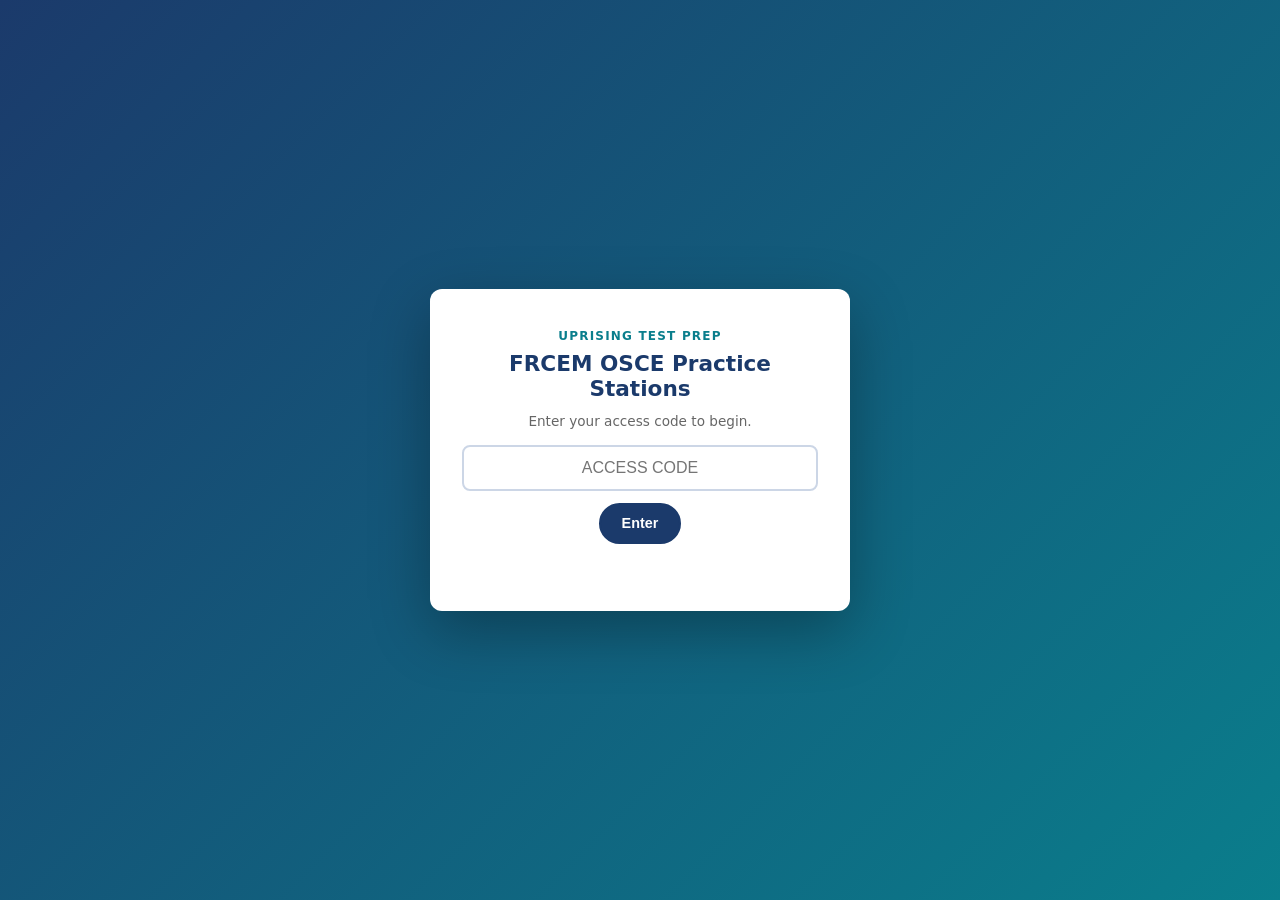
<file: index.html>
<!DOCTYPE html>
<html lang="en">
<head>
<meta charset="UTF-8">
<meta name="viewport" content="width=device-width, initial-scale=1.0">
<title>FRCEM OSCE Practice Stations</title>
<link rel="stylesheet" href="style.css">
</head>
<body>

<div id="gate-screen" class="screen">
  <div class="gate-box">
    <div class="brand">Uprising Test Prep</div>
    <h1>FRCEM OSCE Practice Stations</h1>
    <p class="muted">Enter your access code to begin.</p>
    <input id="access-code-input" type="text" placeholder="Access Code" autocomplete="off">
    <button id="gate-submit" class="btn btn-primary">Enter</button>
    <p id="gate-error" class="error"></p>
  </div>
</div>

<div id="home-screen" class="screen" style="display:none">
  <header class="app-header">
    <div>
      <div class="brand">Uprising Test Prep</div>
      <h1>FRCEM OSCE Practice Stations</h1>
    </div>
    <div class="header-actions">
      <a href="flashcards/index.html" target="_blank" class="btn btn-ghost">Flashcards</a>
    </div>
  </header>

  <div class="home-body">
    <p class="muted home-intro">
      80 practice stations across 5 full circuits of 16. Each circuit uses the official
      1-minute reading and 8-minute station timing, includes 3 resuscitation stations,
      and adds 2 practice rest stations. Choose how you want to practice below.
    </p>
    <div class="home-modes">
      <div class="mode-card" id="mode-browse">
        <h2>Browse All Stations</h2>
        <p>Pick any of the 80 stations individually, filter by station category, and practice them in
          any order.</p>
        <button class="btn btn-primary btn-block">Browse Stations</button>
      </div>
      <div class="mode-card" id="mode-circuit">
        <h2>Practice a Full Circuit</h2>
        <p>Choose one of the 5 practice circuits and step through 16 scored slots plus
          2 practice rest stations in exam order.</p>
        <button class="btn btn-primary btn-block">Choose a Circuit</button>
      </div>
    </div>
  </div>
</div>

<div id="circuit-select-screen" class="screen" style="display:none">
  <header class="app-header">
    <button id="back-to-home-from-circuit" class="btn btn-ghost">&#8592; Home</button>
    <div>Choose a Circuit</div>
  </header>
  <div id="circuit-select-list" class="circuit-select-list"></div>
</div>

<div id="list-screen" class="screen" style="display:none">
  <header class="app-header">
    <button id="back-to-home-from-list" class="btn btn-ghost">&#8592; Home</button>
    <div>
      <div class="brand">Uprising Test Prep</div>
      <h1>80 Practice Stations</h1>
    </div>
    <div class="header-actions">
      <a href="flashcards/index.html" target="_blank" class="btn btn-ghost">Flashcards</a>
    </div>
  </header>

  <div class="filters">
    <select id="filter-content-area">
      <option value="">All Content Areas</option>
    </select>
    <select id="filter-type">
      <option value="">All Station Types</option>
      <option value="interactive_sp">Interactive Station (Patient or Relative)</option>
      <option value="interactive_hp">Interactive Station (Health Professional)</option>
      <option value="team_resus">Simulated Team Resuscitation</option>
      <option value="practical_skill">Practical or Procedural Skill</option>
      <option value="teaching">Supervision or Teaching</option>
      <option value="critical_appraisal">Critical Appraisal Discussion</option>
      <option value="non_interactive_written">Non-Interactive Written Task</option>
    </select>
    <span id="station-count" class="muted"></span>
  </div>

  <div id="station-list" class="station-list"></div>
</div>

<div id="circuit-complete-screen" class="screen" style="display:none">
  <div class="gate-box circuit-complete-box">
    <div class="brand">Uprising Test Prep</div>
    <h1>Circuit Complete</h1>
    <p class="muted" id="circuit-complete-text"></p>
    <div class="timer-controls">
      <button id="circuit-complete-restart" class="btn btn-primary">Practice This Circuit Again</button>
      <button id="circuit-complete-choose" class="btn btn-ghost">Choose Another Circuit</button>
      <button id="circuit-complete-home" class="btn btn-ghost">Back to Home</button>
    </div>
  </div>
</div>

<div id="rest-screen" class="screen" style="display:none">
  <div class="gate-box circuit-complete-box">
    <div class="brand">Uprising Test Prep</div>
    <h1>Practice Rest Station</h1>
    <p class="muted">
      The real FRCEM OSCE circuit includes two eight minute rest stations. RCEM does not
      publish their exact positions, so this practice circuit places them after slots 6 and 15.
    </p>
    <div id="rest-timer-display" class="timer-display">8:00</div>
    <div class="timer-controls">
      <button id="rest-timer-start" class="btn btn-primary">Start 8-Minute Rest</button>
      <button id="rest-continue" class="btn btn-ghost">Continue to Next Station</button>
    </div>
  </div>
</div>

<div id="station-screen" class="screen" style="display:none">
  <header class="app-header">
    <button id="back-to-list" class="btn btn-ghost">&#8592; Back</button>
    <div id="station-title-header"></div>
    <div id="circuit-progress-badge" class="circuit-progress-badge" style="display:none"></div>
  </header>

  <div class="station-body">
    <div class="meta-row">
      <span id="station-circuit-badge" class="badge badge-alt" style="display:none"></span>
      <span id="station-type-badge" class="badge"></span>
    </div>
    <div id="station-content-areas" class="tags content-area-tags"></div>

    <section class="panel">
      <h2>Setting</h2>
      <p id="station-setting"></p>
    </section>

    <section class="panel">
      <h2>Candidate Instructions <span class="muted">(Reading Period)</span></h2>
      <p id="station-instructions"></p>
    </section>

    <section class="panel">
      <h2>Materials Provided</h2>
      <p id="station-materials"></p>
    </section>

    <section class="panel" id="station-references-panel">
      <h2>References Provided</h2>
      <p id="station-references"></p>
    </section>

    <section class="panel timer-panel">
      <h2>Station Timer</h2>
      <p class="muted timer-howto">
        Step 1: read the instructions above and click <strong>Start Reading Timer</strong> (1 minute).
        Step 2: when it reaches 0 it switches to the 8-minute station timer automatically, or click
        <strong>Skip to Station Timer</strong> if you already finished reading.
        Step 3: do the station out loud, alone or with a study partner playing the patient,
        colleague, examiner, or resuscitation team member.
        Step 4: when the station timer ends, use Next Station in circuit mode.
        Step 5: click <strong>Reveal</strong> below to check your work. The real exam gives
        you no feedback until the station is over.
      </p>
      <div id="timer-display">1:00</div>
      <div id="timer-label" class="muted">Reading Period</div>
      <div class="timer-controls">
        <button id="timer-start" class="btn btn-primary">Start Reading Timer</button>
        <button id="timer-reset" class="btn btn-ghost">Reset</button>
        <button id="timer-skip" class="btn btn-ghost">Skip to Station Timer</button>
      </div>
      <div class="timer-controls" id="circuit-next-row" style="display:none">
        <button id="circuit-next-btn" class="btn btn-primary">Next Station &#8594;</button>
      </div>
    </section>

    <section class="panel" id="reveal-panel">
      <button id="reveal-btn" class="btn btn-primary btn-block">Reveal Checklist, Script &amp; Model Answer</button>
    </section>

    <section id="answer-section" class="panel answer-section" style="display:none">
      <div id="sp-script-block" style="display:none">
        <h2>Partner or Colleague Script</h2>
        <p id="sp-script-text"></p>
      </div>

      <div id="task-details-block" style="display:none">
        <h2>Written Task Details</h2>
        <p id="task-details-text"></p>
      </div>

      <h2>Scoring Checklist</h2>
      <div id="checklist-container"></div>
      <div id="score-tally" class="muted"></div>

      <h2>Model Answer</h2>
      <p id="model-answer-text"></p>

      <button id="print-partner-btn" class="btn btn-ghost">Print Partner Script</button>
    </section>
  </div>
</div>

<div id="print-area" style="display:none"></div>

<script src="app.js"></script>
</body>
</html>
</file>
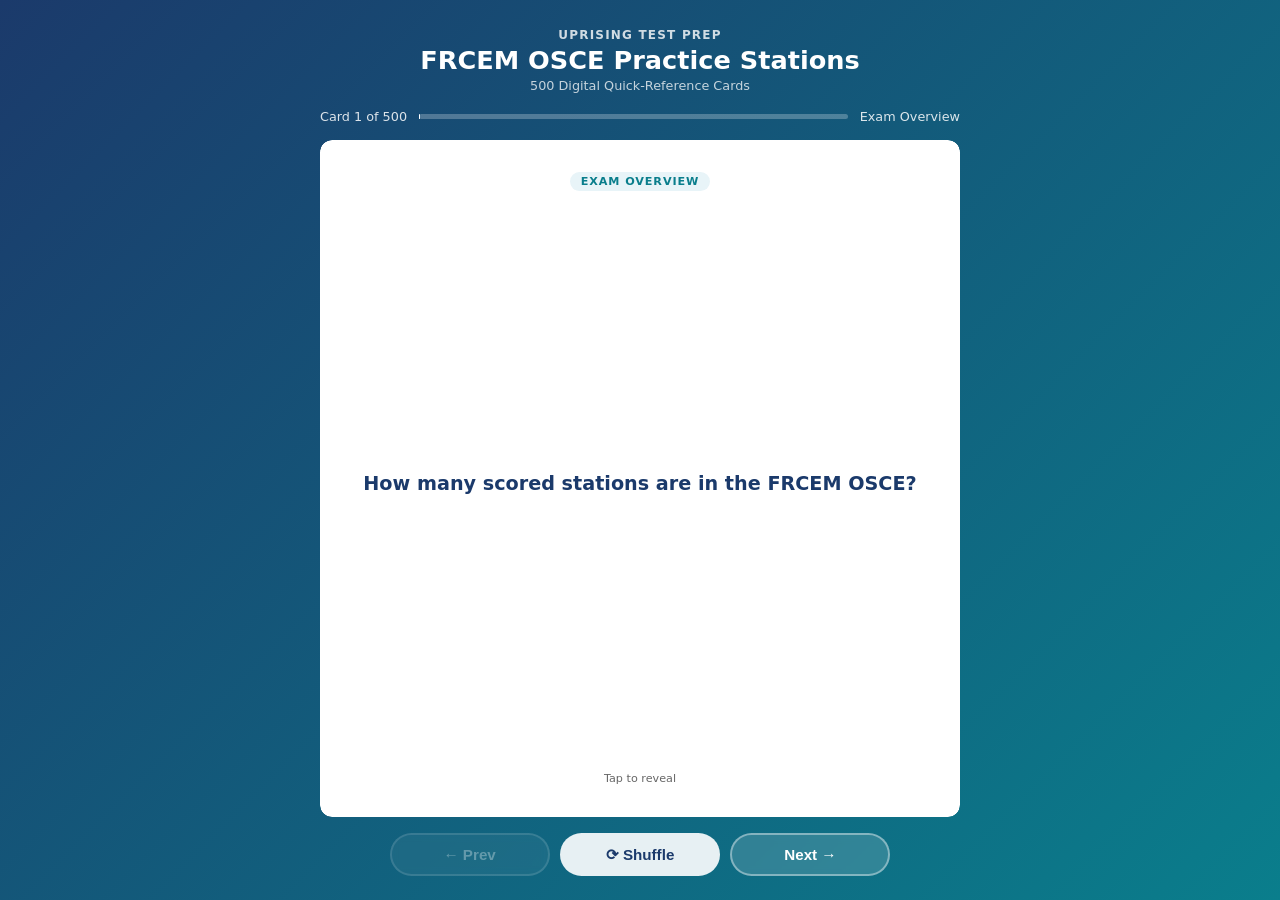
<file: flashcards/index.html>
<!DOCTYPE html>
<html lang="en">
<head>
  <meta charset="UTF-8">
  <meta name="viewport" content="width=device-width, initial-scale=1.0">
  <title>FRCEM OSCE Practice Stations: Flashcards</title>
  <style>
    :root {
      --blue:   #1B3A6B;
      --teal:   #0A7E8C;
      --ltblue: #E8F4F8;
      --white:  #FFFFFF;
      --text:   #1A1A1A;
      --muted:  #666;
      --radius: 12px;
    }
    * { box-sizing: border-box; margin: 0; padding: 0; }
    html, body { height: 100%; }
    body {
      font-family: 'Segoe UI', system-ui, sans-serif;
      background: linear-gradient(135deg, var(--blue) 0%, var(--teal) 100%);
      /* Pinned, not min-height: the page must never grow, or the controls
         get pushed below the fold on iOS where 100dvh and height:100%
         disagree. The height:100% rule above is the pre-dvh fallback. */
      height: 100dvh;
      max-height: 100dvh;
      overflow: hidden;
      display: flex;
      flex-direction: column;
      align-items: center;
      padding: 1.25rem 1rem 1rem;
      gap: 0.75rem;
      overflow-x: hidden;
    }
    header { text-align: center; color: #fff; flex-shrink: 0; }
    header .brand { font-size: 0.75rem; font-weight: 700; letter-spacing: 0.1em; opacity: 0.8; text-transform: uppercase; }
    header h1 { font-size: 1.3rem; font-weight: 800; margin-top: 0.2rem; }
    header .subtitle { font-size: 0.8rem; opacity: 0.75; margin-top: 0.15rem; }
    #progress-info {
      display: flex; align-items: center; gap: 0.75rem;
      color: rgba(255,255,255,0.85); font-size: 0.8rem;
      flex-shrink: 0; width: 100%; max-width: 640px;
    }
    #progress-bar-track {
      flex: 1; background: rgba(255,255,255,0.25);
      border-radius: 4px; height: 5px;
    }
    #progress-bar-fill { height: 100%; background: #fff; border-radius: 4px; transition: width 0.3s; }
    .card-scene {
      width: 100%; max-width: 640px;
      perspective: 1200px;
      cursor: pointer;
      flex: 1; min-height: 0;
      display: flex; flex-direction: column;
    
      /* WebKit does not clip overflow inside a preserve-3d context, so the
         answer pane's own clip is dropped and a long answer paints over the
         Prev/Next row. This element only sets the perspective and is NOT
         itself in the 3D context, so its clip is honoured in every engine. */
      overflow: hidden;
      border-radius: var(--radius);
    }
    .card-inner {
      position: relative; width: 100%;
      flex: 1; min-height: 0;
      transition: transform 0.55s cubic-bezier(.4,0,.2,1);
      transform-style: preserve-3d;
    }
    .card-scene.flipped .card-inner { transform: rotateY(180deg); }
    .card-face {
      position: absolute; inset: 0;
      backface-visibility: hidden; -webkit-backface-visibility: hidden;
      border-radius: var(--radius);
      display: flex; flex-direction: column;
      padding: 1.5rem 1.75rem;
      box-shadow: 0 12px 40px rgba(0,0,0,0.2);
      overflow: hidden;
    
      /* Painting through a mask forces WebKit to allocate a real clipping
         layer for a 3D-transformed element, which is what makes the
         overflow:hidden and the rounded corners above actually apply. */
      -webkit-mask-image: -webkit-radial-gradient(#fff, #000);
              mask-image: radial-gradient(#fff, #000);
    }
    .card-front { background: var(--white); align-items: center; justify-content: center; }
    .card-back  { background: var(--ltblue); transform: rotateY(180deg); }
    .card-badge {
      font-size: 0.7rem; font-weight: 700; text-transform: uppercase;
      letter-spacing: 0.08em;
      background: var(--ltblue); color: var(--teal);
      padding: 0.2rem 0.65rem; border-radius: 20px;
      margin-bottom: 0.85rem; flex-shrink: 0;
    }
    .card-back .card-badge { background: rgba(10,126,140,0.12); }
    .card-front .q-text {
      font-size: 1.1rem; font-weight: 600; color: var(--blue); line-height: 1.55;
      text-align: center; overflow-y: auto; flex: 1;
      display: flex; align-items: center; justify-content: center;
      scrollbar-width: thin; scrollbar-color: rgba(27,58,107,0.3) transparent;
    }
    .card-back .a-label { font-size: 0.7rem; font-weight: 700; color: var(--teal); text-transform: uppercase; letter-spacing: 0.08em; margin-bottom: 0.4rem; flex-shrink: 0; }
    .card-back .a-text  {
      font-size: 0.975rem; color: var(--text); line-height: 1.65;
      overflow-y: auto; flex: 1; min-height: 0; padding-right: 4px;
      scrollbar-width: thin; scrollbar-color: rgba(10,126,140,0.4) transparent;
    
      -webkit-overflow-scrolling: touch;
      overscroll-behavior: contain;
    }
    .card-back .a-text::-webkit-scrollbar { width: 4px; }
    .card-back .a-text::-webkit-scrollbar-track { background: transparent; }
    .card-back .a-text::-webkit-scrollbar-thumb { background: rgba(10,126,140,0.4); border-radius: 4px; }
    .tap-hint { flex-shrink: 0; margin-top: 0.6rem; font-size: 0.7rem; color: var(--muted); text-align: center; }
    .card-back .tap-hint { color: var(--teal); opacity: 0.7; }
    .controls {
      display: flex; gap: 0.65rem; flex-wrap: nowrap;
      justify-content: center; flex-shrink: 0;
      width: 100%; max-width: 640px;
      padding-bottom: env(safe-area-inset-bottom, 0px);
    }
    .btn {
      padding: 0.6rem 1.2rem; border-radius: 50px;
      border: 2px solid rgba(255,255,255,0.4);
      background: rgba(255,255,255,0.15); color: #fff;
      font-weight: 700; font-size: 0.875rem; cursor: pointer;
      transition: all 0.2s; backdrop-filter: blur(4px);
      white-space: nowrap; flex: 1; max-width: 160px;
    }
    .btn:hover { background: rgba(255,255,255,0.3); border-color: rgba(255,255,255,0.7); }
    .btn:active { transform: scale(0.96); }
    .btn:disabled { opacity: 0.35; cursor: not-allowed; }
    .btn.btn-primary { background: rgba(255,255,255,0.9); color: var(--blue); border-color: transparent; }
    .btn.btn-primary:hover { background: #fff; }
    #loading { color: rgba(255,255,255,0.8); font-size: 1rem; text-align: center; padding: 3rem; flex: 1; }
    @media (min-width: 768px) {
      body { padding: 1.75rem 1.5rem 1.5rem; gap: 1rem; }
      header h1 { font-size: 1.6rem; }
      .card-face { padding: 2rem 2.5rem; }
      .card-front .q-text { font-size: 1.2rem; }
      .card-back .a-text { font-size: 1.05rem; }
      .btn { font-size: 0.95rem; padding: 0.65rem 1.4rem; }
    }
    @media (max-width: 380px) {
      body { padding: 0.75rem; gap: 0.5rem; }
      header .brand { font-size: 0.65rem; }
      header h1 { font-size: 1.1rem; }
      header .subtitle { display: none; }
      .card-face { padding: 1rem 1.1rem; }
      .card-front .q-text { font-size: 0.975rem; }
      .card-back .a-text { font-size: 0.875rem; }
      .btn { font-size: 0.8rem; padding: 0.5rem 0.75rem; }
    }
  </style>
</head>
<body>
<header>
  <div class="brand">Uprising Test Prep</div>
  <h1>FRCEM OSCE Practice Stations</h1>
  <div class="subtitle">500 Digital Quick-Reference Cards</div>
</header>
<div id="progress-info">
  <span id="card-counter">Card 1 of 500</span>
  <div id="progress-bar-track"><div id="progress-bar-fill" style="width:0%"></div></div>
  <span id="domain-label"></span>
</div>
<div id="loading">Loading flashcards...</div>
<div class="card-scene" id="card-scene" style="display:none" onclick="flipCard()">
  <div class="card-inner" id="card-inner">
    <div class="card-face card-front">
      <div class="card-badge" id="front-badge"></div>
      <div class="q-text" id="q-text"></div>
      <div class="tap-hint">Tap to reveal</div>
    </div>
    <div class="card-face card-back">
      <div class="card-badge" id="back-badge">Quick Reference</div>
      <div class="a-label">Quick Reference</div>
      <div class="a-text" id="a-text"></div>
      <div class="tap-hint">Tap to flip back</div>
    </div>
  </div>
</div>
<div class="controls" id="controls" style="display:none">
  <button class="btn" id="prev-btn" onclick="event.stopPropagation();move(-1)" disabled>&#8592; Prev</button>
  <button class="btn btn-primary" onclick="event.stopPropagation();shuffleCards()">&#10227; Shuffle</button>
  <button class="btn" id="next-btn" onclick="event.stopPropagation();move(1)">Next &#8594;</button>
</div>
<script>
const DOMAIN_LABELS = {
  professional_practice: "Professional Practice",
  client_history: "Client History",
  assessment: "Assessment",
  treatment: "Treatment",
  therapeutic_exercise: "Therapeutic Exercise",
};
let cards   = [];
let current = 0;
async function init() {
  try {
    const res = await fetch('flashcards.json');
    if (!res.ok) throw new Error('Network error');
    cards = await res.json();
    document.getElementById('loading').style.display    = 'none';
    document.getElementById('card-scene').style.display = 'flex';
    document.getElementById('controls').style.display   = 'flex';
    show();
  } catch (e) {
    document.getElementById('loading').textContent = 'Error loading flashcards. Please try refreshing.';
  }
}
function domainLabel(key) {
  return DOMAIN_LABELS[key] || key.replace(/_/g, ' ').replace(/\b\w/g, c => c.toUpperCase());
}
function show() {
  const c = cards[current];
  document.getElementById('card-scene').classList.remove('flipped');
  document.getElementById('a-text').scrollTop = 0;
  const label = domainLabel(c.domain || c.chapter || '');
  document.getElementById('q-text').textContent       = c.front;
  document.getElementById('a-text').textContent       = c.back;
  document.getElementById('front-badge').textContent  = label;
  document.getElementById('back-badge').textContent   = label;
  document.getElementById('card-counter').textContent = `Card ${current+1} of ${cards.length}`;
  document.getElementById('domain-label').textContent = label;
  document.getElementById('progress-bar-fill').style.width = `${((current+1)/cards.length*100).toFixed(1)}%`;
  document.getElementById('prev-btn').disabled = current === 0;
  document.getElementById('next-btn').disabled = current === cards.length - 1;
}
function flipCard() { document.getElementById('card-scene').classList.toggle('flipped'); }
function move(dir) {
  const next = current + dir;
  if (next < 0 || next >= cards.length) return;
  current = next; show();
}
function shuffleCards() {
  for (let i = cards.length - 1; i > 0; i--) {
    const j = Math.floor(Math.random() * (i+1));
    [cards[i], cards[j]] = [cards[j], cards[i]];
  }
  current = 0; show();
}
document.addEventListener('keydown', e => {
  if (e.key === 'ArrowRight' || e.key === 'ArrowDown') move(1);
  else if (e.key === 'ArrowLeft' || e.key === 'ArrowUp') move(-1);
  else if (e.key === ' ' || e.key === 'Enter') { e.preventDefault(); flipCard(); }
});
init();
</script>
</body>
</html>
</file>
<file: style.css>
:root {
  --navy: #1B3A6B;
  --teal: #0A7E8C;
  --ltblue: #E8F4F8;
  --white: #FFFFFF;
  --text: #1A1A1A;
  --muted: #666;
  --radius: 12px;
  --danger: #C05A10;
}
* { box-sizing: border-box; margin: 0; padding: 0; }
html, body { height: 100%; }
body {
  font-family: 'Segoe UI', system-ui, sans-serif;
  background: #F4F7FB;
  color: var(--text);
  min-height: 100dvh;
}
.screen { min-height: 100dvh; }

/* Gate screen */
#gate-screen {
  display: flex; align-items: center; justify-content: center;
  background: linear-gradient(135deg, var(--navy) 0%, var(--teal) 100%);
  padding: 1.5rem;
}
.gate-box {
  background: #fff; border-radius: var(--radius);
  padding: 2.5rem 2rem; max-width: 420px; width: 100%;
  text-align: center; box-shadow: 0 20px 60px rgba(0,0,0,0.3);
}
.circuit-complete-box { max-width: 480px; }
#circuit-complete-screen {
  display: flex; align-items: center; justify-content: center;
  background: linear-gradient(135deg, var(--navy) 0%, var(--teal) 100%);
  padding: 1.5rem;
}
.brand { font-size: 0.75rem; font-weight: 700; letter-spacing: 0.1em; text-transform: uppercase; color: var(--teal); }
.gate-box h1 { font-size: 1.35rem; margin: 0.5rem 0 0.75rem; color: var(--navy); }
.muted { color: var(--muted); font-size: 0.85rem; }
#access-code-input {
  width: 100%; padding: 0.75rem 1rem; margin: 1rem 0 0.75rem;
  border: 2px solid #ccd6e6; border-radius: 8px; font-size: 1rem;
  text-transform: uppercase; text-align: center;
}
.error { color: var(--danger); font-size: 0.85rem; min-height: 1.2rem; margin-top: 0.5rem; }

/* Buttons */
.btn {
  padding: 0.65rem 1.3rem; border-radius: 50px; border: 2px solid var(--navy);
  background: #fff; color: var(--navy); font-weight: 700; font-size: 0.9rem;
  cursor: pointer; transition: all 0.15s; text-decoration: none; display: inline-block;
}
.btn:hover { background: var(--ltblue); }
.btn-primary { background: var(--navy); color: #fff; }
.btn-primary:hover { background: var(--teal); border-color: var(--teal); }
.btn-ghost { border-color: #ccd6e6; color: var(--navy); background: transparent; }
.btn-block { width: 100%; }
.btn:disabled { opacity: 0.4; cursor: not-allowed; }

/* Header */
.app-header {
  display: flex; justify-content: space-between; align-items: center;
  background: var(--navy); color: #fff; padding: 1rem 1.25rem;
  flex-wrap: wrap; gap: 0.75rem;
}
.app-header h1 { font-size: 1.15rem; }
.app-header .brand { color: rgba(255,255,255,0.75); }
.app-header .btn-ghost {
  color: #fff; border-color: rgba(255,255,255,0.55); background: rgba(255,255,255,0.1);
}
.app-header .btn-ghost:hover { background: rgba(255,255,255,0.25); border-color: #fff; }
#station-title-header { font-weight: 700; font-size: 1.05rem; }
.circuit-progress-badge {
  font-size: 0.78rem; font-weight: 700; text-transform: uppercase; letter-spacing: 0.03em;
  padding: 0.3rem 0.75rem; border-radius: 20px; background: rgba(255,255,255,0.18); color: #fff;
}

/* Home screen */
.home-body { max-width: 780px; margin: 0 auto; padding: 2rem 1.25rem 3rem; }
.home-intro { text-align: center; margin-bottom: 1.75rem; font-size: 0.95rem; }
.home-modes { display: grid; grid-template-columns: repeat(auto-fit, minmax(260px, 1fr)); gap: 1.25rem; }
.mode-card {
  background: #fff; border-radius: var(--radius); padding: 1.5rem;
  box-shadow: 0 2px 10px rgba(0,0,0,0.06); border: 1px solid #e6ecf5;
}
.mode-card h2 { color: var(--navy); margin-bottom: 0.5rem; }
.mode-card p { color: var(--muted); font-size: 0.9rem; line-height: 1.5; margin-bottom: 1.1rem; }

/* Circuit select */
.circuit-select-list {
  display: grid; grid-template-columns: repeat(auto-fill, minmax(220px, 1fr));
  gap: 0.9rem; padding: 1.25rem;
}
.circuit-card {
  background: #fff; border-radius: var(--radius); padding: 1.1rem;
  box-shadow: 0 2px 10px rgba(0,0,0,0.06); border: 1px solid #e6ecf5;
  cursor: pointer; text-align: center;
}
.circuit-card:hover { transform: translateY(-2px); box-shadow: 0 6px 20px rgba(0,0,0,0.1); }
.circuit-card .num { font-size: 0.8rem; color: var(--teal); font-weight: 700; text-transform: uppercase; }
.circuit-card .title { font-weight: 700; margin: 0.3rem 0 0.8rem; color: var(--navy); }

/* Filters + list */
.filters {
  display: flex; gap: 0.75rem; padding: 1rem 1.25rem; flex-wrap: wrap; align-items: center;
}
.filters select {
  padding: 0.5rem 0.75rem; border-radius: 8px; border: 1px solid #ccd6e6; font-size: 0.9rem;
}
.station-list {
  display: grid; grid-template-columns: repeat(auto-fill, minmax(280px, 1fr));
  gap: 0.9rem; padding: 0 1.25rem 2rem;
}
.station-card {
  background: #fff; border-radius: var(--radius); padding: 1rem 1.1rem;
  box-shadow: 0 2px 10px rgba(0,0,0,0.06); cursor: pointer; border: 1px solid #e6ecf5;
  transition: transform 0.1s, box-shadow 0.1s;
}
.station-card:hover { transform: translateY(-2px); box-shadow: 0 6px 20px rgba(0,0,0,0.1); }
.station-card .num { font-size: 0.75rem; color: var(--teal); font-weight: 700; }
.station-card .circuit-line { font-size: 0.72rem; color: var(--muted); margin-top: 0.1rem; }
.station-card .title { font-weight: 700; margin: 0.25rem 0 0.5rem; color: var(--navy); }
.station-card .tags { display: flex; gap: 0.4rem; flex-wrap: wrap; }
.tag {
  font-size: 0.68rem; font-weight: 700; text-transform: uppercase; letter-spacing: 0.03em;
  padding: 0.15rem 0.5rem; border-radius: 20px; background: var(--ltblue); color: var(--teal);
}
.station-card.done { border-color: #7fbf8f; }
.station-card .done-check { color: #2d6a4f; font-weight: 700; font-size: 0.8rem; }

/* Station detail screen */
.station-body { max-width: 760px; margin: 0 auto; padding: 1.25rem 1rem 3rem; }
.meta-row { display: flex; gap: 0.5rem; margin-bottom: 0.6rem; flex-wrap: wrap; }
.content-area-tags { display: flex; gap: 0.4rem; flex-wrap: wrap; margin-bottom: 1rem; }
.badge {
  font-size: 0.72rem; font-weight: 700; text-transform: uppercase; padding: 0.25rem 0.7rem;
  border-radius: 20px; background: var(--navy); color: #fff;
}
.badge-alt { background: var(--teal); }
.panel {
  background: #fff; border-radius: var(--radius); padding: 1.25rem 1.4rem;
  margin-bottom: 1rem; box-shadow: 0 2px 10px rgba(0,0,0,0.05);
}
.panel h2 { font-size: 0.95rem; color: var(--teal); margin-bottom: 0.5rem; text-transform: uppercase; letter-spacing: 0.03em; }
.panel p { line-height: 1.6; }

/* Timer */
.timer-panel { text-align: center; }
.timer-howto { text-align: left; font-size: 0.85rem; line-height: 1.5; margin-bottom: 0.75rem; }
#timer-display { font-size: 3rem; font-weight: 800; color: var(--navy); font-variant-numeric: tabular-nums; }
#timer-label { margin-bottom: 0.75rem; }
.timer-controls { display: flex; gap: 0.6rem; justify-content: center; flex-wrap: wrap; margin-top: 0.75rem; }
#timer-display.warning { color: var(--danger); }
#timer-display.done { color: #2d6a4f; }
#timer-display.transition { color: var(--teal); }

/* Checklist */
.checklist-category { margin-top: 0.75rem; }
.checklist-category h3 { font-size: 0.85rem; color: var(--navy); margin-bottom: 0.4rem; }
.checklist-item { display: flex; gap: 0.6rem; align-items: flex-start; padding: 0.35rem 0; }
.checklist-item input { margin-top: 0.3rem; }
#score-tally { margin: 0.75rem 0 1.25rem; font-weight: 700; }

@media print {
  #gate-screen, #home-screen, #circuit-select-screen, #list-screen, #circuit-complete-screen,
  .app-header, .filters, #reveal-btn, .timer-panel, #print-partner-btn { display: none !important; }
  #print-area { display: block !important; }
  body * { visibility: hidden; }
  #print-area, #print-area * { visibility: visible; }
  #print-area { position: absolute; left: 0; top: 0; width: 100%; padding: 1in; }
}
</file>
